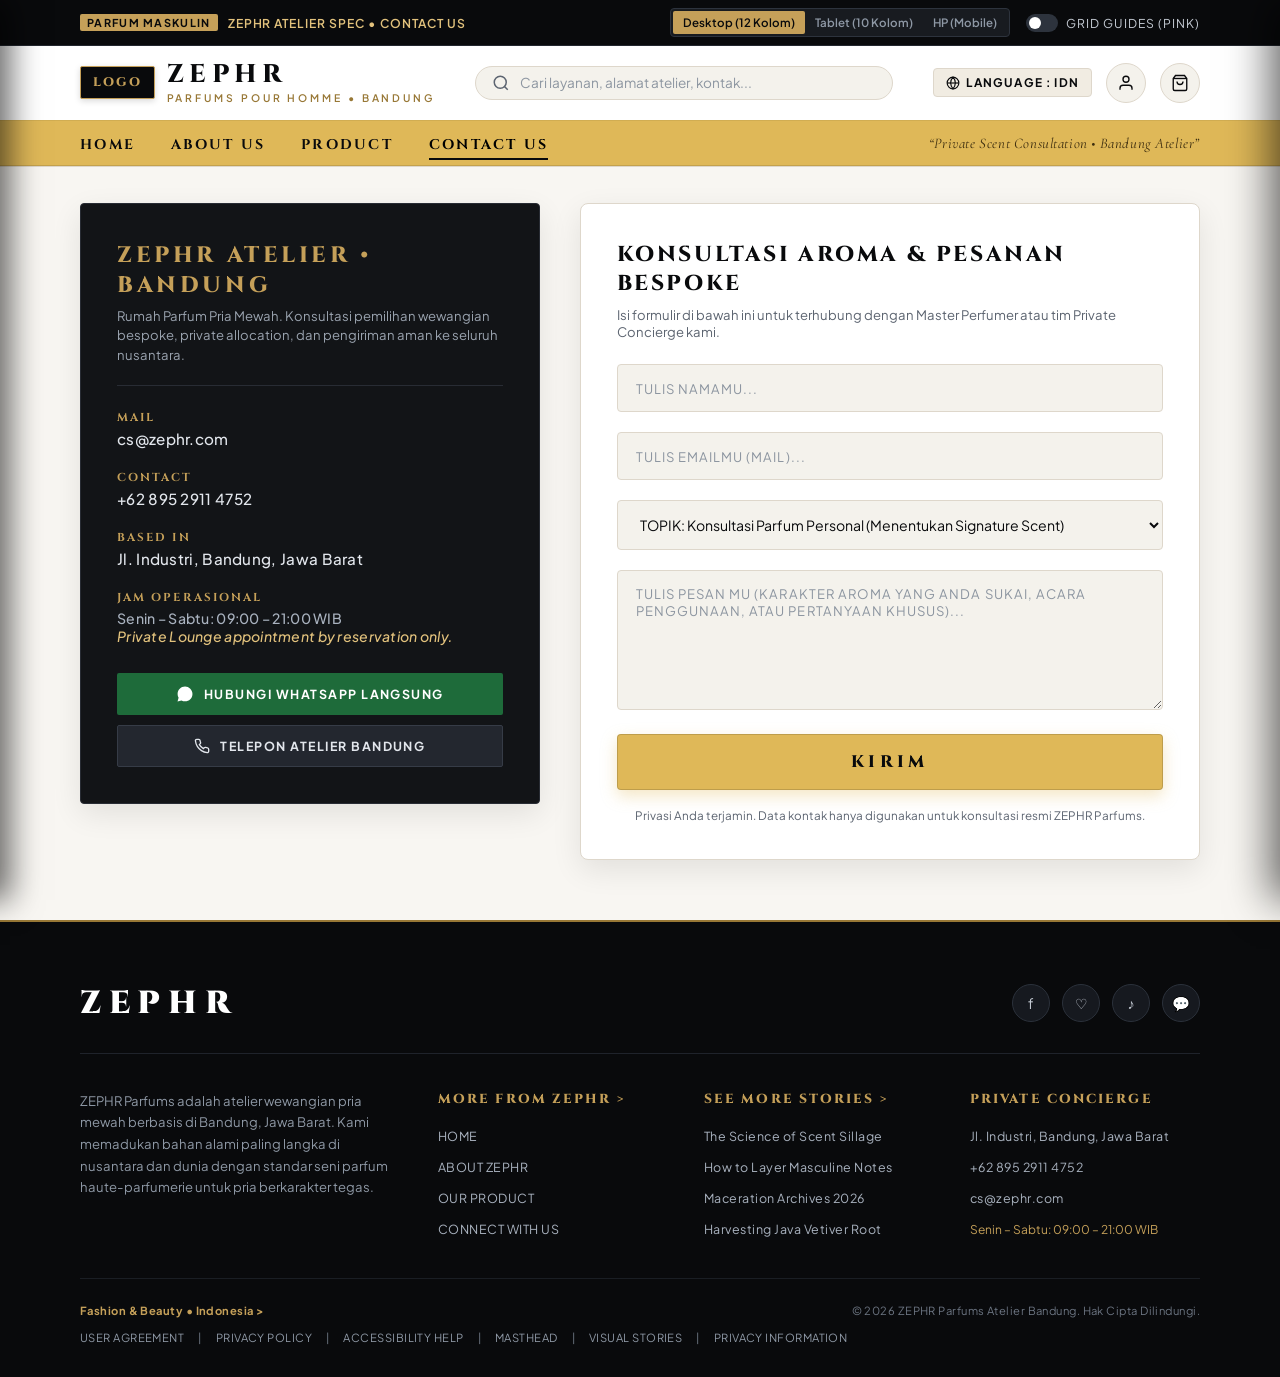
<file: zephr-perfume/contact.html>
<!DOCTYPE html>
<html lang="id">
<head>
  <meta charset="UTF-8">
  <meta name="viewport" content="width=device-width, initial-scale=1.0">
  <title>ZEPHR &mdash; Haute Parfumerie Pour Homme | Contact Us</title>
  <link rel="stylesheet" href="css/style.css">
  <link rel="stylesheet" href="css/components.css">
  <link rel="icon" href="data:image/svg+xml,<svg xmlns=%22http://www.w3.org/2000/svg%22 viewBox=%220 0 100 100%22><rect width=%22100%22 height=%22100%22 rx=%2220%22 fill=%22%23090A0C%22/><text y=%22.75em%22 x=%2250%25%22 font-family=%22serif%22 font-weight=%22bold%22 text-anchor=%22middle%22 font-size=%2265%22 fill=%22%23C5A059%22>Z</text></svg>">
</head>
<body class="viewport-desktop">

  <!-- Wireframe & Viewport Inspection Toolbar -->
  <aside class="wireframe-toolbar">
    <div class="toolbar-brand">
      <span class="badge-masculine">PARFUM MASKULIN</span>
      <span>ZEPHR ATELIER SPEC &bull; CONTACT US</span>
    </div>
    <div class="toolbar-controls">
      <div class="viewport-switchers">
        <button class="btn-viewport active" data-viewport="desktop" title="Desktop 12-Column Layout">Desktop (12 Kolom)</button>
        <button class="btn-viewport" data-viewport="tablet" title="Tablet 10-Column Layout">Tablet (10 Kolom)</button>
        <button class="btn-viewport" data-viewport="mobile" title="Smartphone Layout">HP (Mobile)</button>
      </div>
      <label class="toggle-switch-wrapper" title="Tampilkan Panduan Grid Pink Wireframe 12 Kolom">
        <span class="switch">
          <input type="checkbox" id="wireframe-mode-toggle">
          <span class="slider"></span>
        </span>
        <span>Grid Guides (Pink)</span>
      </label>
    </div>
  </aside>

  <!-- 12-Column Pink Wireframe Grid Overlay -->
  <div class="wireframe-grid-overlay" aria-hidden="true">
    <div class="overlay-container">
      <div class="overlay-col" data-col="1"></div>
      <div class="overlay-col" data-col="2"></div>
      <div class="overlay-col" data-col="3"></div>
      <div class="overlay-col" data-col="4"></div>
      <div class="overlay-col" data-col="5"></div>
      <div class="overlay-col" data-col="6"></div>
      <div class="overlay-col" data-col="7"></div>
      <div class="overlay-col" data-col="8"></div>
      <div class="overlay-col" data-col="9"></div>
      <div class="overlay-col" data-col="10"></div>
      <div class="overlay-col" data-col="11"></div>
      <div class="overlay-col" data-col="12"></div>
    </div>
  </div>

  <div class="grid-spec-indicator" id="grid-spec-text">
    <strong>Desktop Wireframe</strong> &bull; Gutter: 0.85 cm &bull; Column: 12 &bull; Margin: 8.47 cm &bull; Contact Split
  </div>

  <!-- Site Header -->
  <header class="site-header">
    <div class="container">
      <div class="header-top-row">
        <!-- Logo Box + Brand Title -->
        <a href="index.html" class="brand-wrapper">
          <div class="brand-logo-box">LOGO</div>
          <div class="brand-titles">
            <span class="brand-title">ZEPHR</span>
            <span class="brand-tagline">PARFUMS POUR HOMME &bull; BANDUNG</span>
          </div>
        </a>

        <!-- Capsule Search Input in Header -->
        <div class="header-search-bar">
          <div class="search-pill-box">
            <svg width="18" height="18" viewBox="0 0 24 24" fill="none" stroke="currentColor" stroke-width="2">
              <circle cx="11" cy="11" r="8"/><path d="M21 21l-4.35-4.35"/>
            </svg>
            <input type="text" placeholder="Cari layanan, alamat atelier, kontak..." onkeydown="if(event.key==='Enter'){window.location.href='product.html?q='+encodeURIComponent(this.value);}">
          </div>
        </div>

        <!-- Header Actions -->
        <div class="header-actions">
          <button class="lang-selector" id="lang-selector-btn" title="Ganti Bahasa">
            <svg width="14" height="14" viewBox="0 0 24 24" fill="none" stroke="currentColor" stroke-width="2"><circle cx="12" cy="12" r="10"/><path d="M2 12h20"/><path d="M12 2a15.3 15.3 0 0 1 4 10 15.3 15.3 0 0 1-4 10 15.3 15.3 0 0 1-4-10 15.3 15.3 0 0 1 4-10z"/></svg>
            LANGUAGE : IDN
          </button>
          
          <button class="icon-btn" title="Private Gentlemen Concierge" onclick="showToast('ZEPHR Concierge: Layanan Konsultasi Aktif.')">
            <svg width="18" height="18" viewBox="0 0 24 24" fill="none" stroke="currentColor" stroke-width="1.8">
              <path d="M20 21v-2a4 4 0 0 0-4-4H8a4 4 0 0 0-4 4v2"/><circle cx="12" cy="7" r="4"/>
            </svg>
          </button>
          
          <button class="icon-btn" id="cart-open-btn" title="Lihat Troli Belanja">
            <svg width="18" height="18" viewBox="0 0 24 24" fill="none" stroke="currentColor" stroke-width="1.8">
              <path d="M6 2L3 6v14a2 2 0 002 2h14a2 2 0 002-2V6l-3-4H6z"/><path d="M3 6h18"/><path d="M16 10a4 4 0 01-8 0"/>
            </svg>
            <span class="cart-count-badge" style="display:none;">0</span>
          </button>

          <button class="icon-btn mobile-menu-btn" id="mobile-menu-btn" title="Menu Navigasi">
            <svg width="20" height="20" viewBox="0 0 24 24" fill="none" stroke="currentColor" stroke-width="2">
              <line x1="3" y1="12" x2="21" y2="12"/><line x1="3" y1="6" x2="21" y2="6"/><line x1="3" y1="18" x2="21" y2="18"/>
            </svg>
          </button>
        </div>
      </div>
    </div>

    <!-- Gold Navigation Bar -->
    <nav class="gold-nav-bar">
      <div class="container">
        <ul class="nav-menu">
          <li><a href="index.html" class="nav-link">HOME</a></li>
          <li><a href="about.html" class="nav-link">ABOUT US</a></li>
          <li><a href="product.html" class="nav-link">PRODUCT</a></li>
          <li><a href="contact.html" class="nav-link active">CONTACT US</a></li>
        </ul>
        <div class="nav-scent-quote">
          &ldquo;Private Scent Consultation &bull; Bandung Atelier&rdquo;
        </div>
      </div>
    </nav>
  </header>

  <!-- Main Content: Contact Us Split matching Wireframe 4 -->
  <main class="wireframe-page-wrapper">
    <div class="container">
      
      <div class="contact-wireframe-split">
        
        <!-- Left Column: Contact Information matching Wireframe exactly -->
        <div class="contact-info-panel">
          <div class="contact-brand-header">
            <h3>ZEPHR ATELIER &bull; BANDUNG</h3>
            <p>Rumah Parfum Pria Mewah. Konsultasi pemilihan wewangian bespoke, private allocation, dan pengiriman aman ke seluruh nusantara.</p>
          </div>

          <!-- Entries as labeled in wireframe: Mail, Contact, Based In -->
          <div class="contact-details-list">
            
            <div class="contact-entry-item">
              <span class="contact-label-tag">Mail</span>
              <div class="contact-value-text">
                <a href="mailto:cs@zephr.com">cs@zephr.com</a>
              </div>
            </div>

            <div class="contact-entry-item">
              <span class="contact-label-tag">Contact</span>
              <div class="contact-value-text">
                <a href="tel:+6289529114752">+62 895 2911 4752</a>
              </div>
            </div>

            <div class="contact-entry-item">
              <span class="contact-label-tag">Based in</span>
              <div class="contact-value-text">
                Jl. Industri, Bandung, Jawa Barat
              </div>
            </div>

            <div class="contact-entry-item">
              <span class="contact-label-tag">Jam Operasional</span>
              <div class="contact-value-text" style="font-size: 0.88rem; color: #A9B2BF;">
                Senin &ndash; Sabtu: 09:00 &ndash; 21:00 WIB<br>
                <em style="color: var(--color-gold-light);">Private Lounge appointment by reservation only.</em>
              </div>
            </div>

          </div>

          <!-- Direct Communication Actions -->
          <div class="contact-direct-actions">
            <a href="https://wa.me/6289529114752?text=Halo%20ZEPHR%20Parfums%2C%20saya%20ingin%20konsultasi%20pemilihan%20wewangian%20maskulin%20bespoke." target="_blank" class="btn-contact-action btn-contact-whatsapp">
              <svg width="18" height="18" viewBox="0 0 24 24" fill="currentColor">
                <path d="M12.04 2c-5.46 0-9.91 4.45-9.91 9.91 0 1.75.46 3.45 1.32 4.95L2.05 22l5.25-1.38c1.45.79 3.08 1.21 4.74 1.21 5.46 0 9.91-4.45 9.91-9.91 0-2.65-1.03-5.14-2.9-7.01A9.816 9.816 0 0 0 12.04 2z"/>
              </svg>
              HUBUNGI WHATSAPP LANGSUNG
            </a>
            <a href="tel:+6289529114752" class="btn-contact-action btn-contact-call">
              <svg width="16" height="16" viewBox="0 0 24 24" fill="none" stroke="currentColor" stroke-width="2">
                <path d="M22 16.92v3a2 2 0 0 1-2.18 2 19.79 19.79 0 0 1-8.63-3.07 19.5 19.5 0 0 1-6-6 19.79 19.79 0 0 1-3.07-8.67A2 2 0 0 1 4.11 2h3a2 2 0 0 1 2 1.72 12.84 12.84 0 0 0 .7 2.81 2 2 0 0 1-.45 2.11L8.09 9.91a16 16 0 0 0 6 6l1.27-1.27a2 2 0 0 1 2.11-.45 12.84 12.84 0 0 0 2.81.7A2 2 0 0 1 22 16.92z"/>
              </svg>
              TELEPON ATELIER BANDUNG
            </a>
          </div>
        </div>

        <!-- Right Column: Rounded Form Card with Yellow KIRIM button from Wireframe -->
        <div class="contact-form-panel">
          <h2 class="form-panel-title">KONSULTASI AROMA &amp; PESANAN BESPOKE</h2>
          <p class="form-panel-subtitle">Isi formulir di bawah ini untuk terhubung dengan Master Perfumer atau tim Private Concierge kami.</p>

          <form id="zephr-contact-form">
            
            <!-- TULIS NAMAMU... -->
            <div class="wireframe-form-group">
              <input type="text" id="contact-name" class="wireframe-input-field" placeholder="TULIS NAMAMU..." required>
            </div>

            <!-- TULIS EMAILMU... (or Mail as indicated in wireframe) -->
            <div class="wireframe-form-group">
              <input type="email" id="contact-email" class="wireframe-input-field" placeholder="TULIS EMAILMU (MAIL)..." required>
            </div>

            <!-- Topic / Interest -->
            <div class="wireframe-form-group">
              <select id="contact-topic" class="wireframe-input-field" style="cursor: pointer; color: var(--color-obsidian);">
                <option value="Konsultasi Parfum Personal">TOPIK: Konsultasi Parfum Personal (Menentukan Signature Scent)</option>
                <option value="Pemesanan Private Reserve">TOPIK: Pemesanan Private Reserve (Edisi Terbatas)</option>
                <option value="Corporate Gift &amp; VIP Hamper">TOPIK: Corporate Gift &amp; Hamper Pria Mewah</option>
                <option value="Pertanyaan Pengiriman &amp; Layanan">TOPIK: Pertanyaan Pengiriman &amp; Layanan Pelanggan</option>
              </select>
            </div>

            <!-- TULIS PESAN MU... -->
            <div class="wireframe-form-group">
              <textarea id="contact-message" class="wireframe-input-field" placeholder="TULIS PESAN MU (Karakter aroma yang Anda sukai, acara penggunaan, atau pertanyaan khusus)..." required></textarea>
            </div>

            <!-- Big Yellow KIRIM Button from Wireframe -->
            <button type="submit" class="btn-wireframe-kirim" id="btn-contact-submit">
              KIRIM
            </button>

          </form>

          <div style="margin-top: 18px; text-align: center; font-size: 0.73rem; color: var(--color-text-muted);">
            Privasi Anda terjamin. Data kontak hanya digunakan untuk konsultasi resmi ZEPHR Parfums.
          </div>
        </div>

      </div>

    </div>
  </main>

  <!-- Site Footer (Exact Match to Wireframe Spec) -->
  <footer class="site-footer">
    <div class="container">
      <div class="footer-top-row">
        <h2 class="footer-brand-title">ZEPHR</h2>
        <div class="footer-social-icons">
          <a href="https://facebook.com" target="_blank" rel="noreferrer" class="social-icon-btn" title="Facebook">f</a>
          <a href="https://instagram.com" target="_blank" rel="noreferrer" class="social-icon-btn" title="Instagram">&#9825;</a>
          <a href="https://tiktok.com" target="_blank" rel="noreferrer" class="social-icon-btn" title="TikTok">&#9834;</a>
          <a href="https://wa.me/6289529114752" target="_blank" rel="noreferrer" class="social-icon-btn" title="WhatsApp Concierge">&#128172;</a>
        </div>
      </div>

      <div class="footer-columns-grid">
        <div class="footer-about-col">
          <p>
            ZEPHR Parfums adalah atelier wewangian pria mewah berbasis di Bandung, Jawa Barat. Kami memadukan bahan alami paling langka di nusantara dan dunia dengan standar seni parfum haute-parfumerie untuk pria berkarakter tegas.
          </p>
        </div>

        <div>
          <h4 class="footer-col-title">MORE FROM ZEPHR &gt;</h4>
          <ul class="footer-links-list">
            <li><a href="index.html">HOME</a></li>
            <li><a href="about.html">ABOUT ZEPHR</a></li>
            <li><a href="product.html">OUR PRODUCT</a></li>
            <li><a href="contact.html">CONNECT WITH US</a></li>
          </ul>
        </div>

        <div>
          <h4 class="footer-col-title">SEE MORE STORIES &gt;</h4>
          <ul class="footer-links-list">
            <li><a href="#" onclick="openCinemaModal('THE SCIENCE OF SILLAGE'); return false;">The Science of Scent Sillage</a></li>
            <li><a href="#" onclick="openCinemaModal('HOW TO LAYER MASCULINE NOTES'); return false;">How to Layer Masculine Notes</a></li>
            <li><a href="#" onclick="openCinemaModal('MASERASI ARCHIVES 2026'); return false;">Maceration Archives 2026</a></li>
            <li><a href="#" onclick="openCinemaModal('HARVESTING JAVA VETIVER'); return false;">Harvesting Java Vetiver Root</a></li>
          </ul>
        </div>

        <div>
          <h4 class="footer-col-title">PRIVATE CONCIERGE</h4>
          <ul class="footer-links-list">
            <li><a href="contact.html">Jl. Industri, Bandung, Jawa Barat</a></li>
            <li><a href="tel:+6289529114752">+62 895 2911 4752</a></li>
            <li><a href="mailto:cs@zephr.com">cs@zephr.com</a></li>
            <li><span style="color:var(--color-gold); font-size:0.75rem;">Senin &ndash; Sabtu: 09:00 &ndash; 21:00 WIB</span></li>
          </ul>
        </div>
      </div>

      <div class="footer-sub-bottom">
        <div class="footer-region-badge">
          <span class="region-indicator">Fashion &amp; Beauty &bull; Indonesia &gt;</span>
          <span>&copy; 2026 ZEPHR Parfums Atelier Bandung. Hak Cipta Dilindungi.</span>
        </div>
        <div class="footer-legal-row">
          <a href="#" onclick="showToast('User Agreement: Ketentuan layanan.'); return false;">USER AGREEMENT</a>
          <span>|</span>
          <a href="#" onclick="showToast('Privacy Policy: Enkripsi data pelanggan.'); return false;">PRIVACY POLICY</a>
          <span>|</span>
          <a href="#" onclick="showToast('Accessibility: Standar WCAG 2.1 AA.'); return false;">ACCESSIBILITY HELP</a>
          <span>|</span>
          <a href="#" onclick="showToast('Masthead: Master Perfumer: Atelier Bandung.'); return false;">MASTHEAD</a>
          <span>|</span>
          <a href="#" onclick="showToast('Visual Stories: Arsip dokumentasi film.'); return false;">VISUAL STORIES</a>
          <span>|</span>
          <a href="#" onclick="showToast('Privacy Information: UU PDP.'); return false;">PRIVACY INFORMATION</a>
        </div>
      </div>
    </div>
  </footer>

  <!-- Slide-Over Shopping Cart Drawer -->
  <div class="cart-drawer-overlay" id="cart-overlay"></div>
  <aside class="cart-drawer" id="cart-drawer">
    <div class="cart-header">
      <div class="cart-header-title">
        <h3>TROLI WEWANGIAN</h3>
        <span>ZEPHR ATELIER BAG</span>
      </div>
      <button class="cart-close-btn" id="cart-close-btn">&times;</button>
    </div>
    <div class="cart-items-list" id="cart-items-list"></div>
    <div class="cart-footer">
      <div class="cart-subtotal-row">
        <span>SUBTOTAL:</span>
        <span class="cart-subtotal-val" id="cart-subtotal">Rp 0</span>
      </div>
      <div class="cart-perk-badge">
        <svg width="14" height="14" viewBox="0 0 24 24" fill="none" stroke="currentColor" stroke-width="2"><polyline points="20 6 9 17 4 12"/></svg>
        Gratis Ongkir Asuransi + 2 Sample Vials Eksklusif
      </div>
      <button class="btn-cart-checkout" id="cart-checkout-btn">
        LANJUT KE PEMBAYARAN &rarr;
      </button>
    </div>
  </aside>

  <!-- Cinema Video Modal -->
  <div class="cinema-modal-overlay" id="cinema-modal">
    <div class="cinema-modal-card">
      <div class="cinema-player-header">
        <span class="cinema-film-title" id="cinema-title">ZEPHR: THE ALCHEMY OF MASCULINE SCENTS</span>
        <button class="cinema-close-trigger" onclick="closeCinemaModal()">&times;</button>
      </div>
      <div class="cinema-video-viewport" id="cinema-viewport"></div>
    </div>
  </div>

  <!-- Mobile Navigation Drawer -->
  <div class="cart-drawer-overlay" id="mobile-nav-overlay"></div>
  <div class="mobile-nav-drawer" id="mobile-nav-drawer">
    <div class="brand-wrapper">
      <div class="brand-logo-box">LOGO</div>
      <span class="brand-title" style="color:#FFF;">ZEPHR</span>
    </div>
    <ul class="mobile-nav-links">
      <li><a href="index.html">HOME</a></li>
      <li><a href="about.html">ABOUT US</a></li>
      <li><a href="product.html">PRODUCT</a></li>
      <li><a href="contact.html" class="active">CONTACT US</a></li>
    </ul>
    <div style="margin-top:auto; padding-top:20px; border-top:1px solid #23272F; font-size:0.75rem; color:#8E98A5;">
      Bandung Atelier &bull; +62 895 2911 4752
    </div>
  </div>

  <script src="js/app.js"></script>
  <script src="js/contact.js"></script>
</body>
</html>
</file>
<file: zephr-perfume/css/style.css>
/* ==========================================================================
   ZEPHR HAUTE PARFUMERIE POUR HOMME — ATELIER BANDUNG
   Luxury Masculine Fragrance House Prototype
   Precision-built to Wireframe Spec:
   - Desktop: 12 Columns (Gutter: 0.85cm / 24px, Margin: 8.47cm / 80px)
   - Tablet: 10 Columns (Gutter: 0.49cm / 16px, Margin: 3.95cm / 40px)
   - Smartphone: 10/3-Column Responsive (Gutter: 0.35cm / 12px, Margin: 1.41cm / 16px)
   ========================================================================== */

@import url('https://fonts.googleapis.com/css2?family=Cinzel:wght@500;600;700;800;900&family=Cormorant+Garamond:ital,wght@0,400;0,500;0,600;0,700;1,400&family=Plus+Jakarta+Sans:wght@300;400;500;600;700&display=swap');

:root {
  /* --- MASCULINE LUXURY COLOR PALETTE --- */
  --color-obsidian: #090A0C;
  --color-carbon: #121417;
  --color-charcoal: #1A1D22;
  --color-steel: #262B32;
  --color-slate: #3B424C;

  /* Rich Amber & Warm Gold Tones (matching wireframe yellow/gold tones) */
  --color-gold: #C5A059;
  --color-gold-light: #E2C27D;
  --color-gold-dark: #987836;
  --color-gold-wireframe: #DFB858;
  --color-amber: #B87333;
  --color-bourbon: #7E4A28;

  /* Neutrals & Surfaces */
  --color-bg-light: #F7F5F0;
  --color-surface-light: #FFFFFF;
  --color-surface-soft: #EFECE6;
  --color-border: #DED7CB;
  --color-border-dark: #2A2F37;

  /* Text Colors */
  --color-text-main: #14171A;
  --color-text-muted: #5C6470;
  --color-text-light: #8E98A5;
  --color-text-on-dark: #F5F5F7;
  --color-text-dark-muted: #A3ABB7;

  /* Wireframe Pink Guides Overlay (exact Figma wireframe guide color) */
  --color-wireframe-pink: rgba(235, 130, 150, 0.18);
  --color-wireframe-pink-line: rgba(220, 80, 110, 0.4);

  /* Typography */
  --font-display: 'Cinzel', serif;
  --font-serif: 'Cormorant Garamond', Georgia, serif;
  --font-sans: 'Plus Jakarta Sans', -apple-system, BlinkMacSystemFont, "Segoe UI", Roboto, sans-serif;

  /* Layout Specs */
  --desktop-max-width: 1440px;
  --desktop-margin: 80px;
  --desktop-gutter: 24px;

  --tablet-max-width: 1024px;
  --tablet-margin: 40px;
  --tablet-gutter: 18px;

  --mobile-margin: 16px;
  --mobile-gutter: 12px;

  /* Shadows & Radius */
  --radius-xs: 2px;
  --radius-sm: 4px;
  --radius-md: 8px;
  --radius-lg: 16px;
  --radius-pill: 9999px;

  --shadow-sm: 0 4px 12px rgba(9, 10, 12, 0.05);
  --shadow-md: 0 10px 30px rgba(9, 10, 12, 0.09);
  --shadow-lg: 0 20px 50px rgba(9, 10, 12, 0.16);
  --shadow-dark: 0 15px 40px rgba(0, 0, 0, 0.5);

  --transition: all 0.28s cubic-bezier(0.16, 1, 0.3, 1);
}

/* Base Reset */
*, *::before, *::after {
  box-sizing: border-box;
  margin: 0;
  padding: 0;
}

html {
  font-size: 16px;
  scroll-behavior: smooth;
  background-color: var(--color-bg-light);
  color: var(--color-text-main);
  font-family: var(--font-sans);
  -webkit-font-smoothing: antialiased;
}

body {
  min-height: 100vh;
  display: flex;
  flex-direction: column;
  position: relative;
  overflow-x: hidden;
  background-color: #F8F6F2;
}

img {
  max-width: 100%;
  height: auto;
  display: block;
}

a {
  color: inherit;
  text-decoration: none;
  transition: var(--transition);
}

button, input, select, textarea {
  font-family: inherit;
  font-size: inherit;
  outline: none;
  border: none;
  background: none;
}

button {
  cursor: pointer;
  transition: var(--transition);
}

/* Container */
.container {
  width: 100%;
  max-width: var(--desktop-max-width);
  margin-left: auto;
  margin-right: auto;
  padding-left: var(--desktop-margin);
  padding-right: var(--desktop-margin);
}

/* ==========================================================================
   TOP WIREFRAME / VIEWPORT CONTROLS TOOLBAR
   ========================================================================== */
.wireframe-toolbar {
  background: #090A0C;
  color: #E2C27D;
  border-bottom: 1px solid #23272F;
  padding: 8px var(--desktop-margin);
  font-size: 0.76rem;
  letter-spacing: 0.08em;
  text-transform: uppercase;
  display: flex;
  justify-content: space-between;
  align-items: center;
  position: sticky;
  top: 0;
  z-index: 1000;
  backdrop-filter: blur(8px);
}

.toolbar-brand {
  display: flex;
  align-items: center;
  gap: 10px;
  font-weight: 600;
}

.badge-masculine {
  background: var(--color-gold);
  color: #090A0C;
  padding: 2px 7px;
  border-radius: var(--radius-xs);
  font-size: 0.68rem;
  font-weight: 700;
  letter-spacing: 0.12em;
}

.toolbar-controls {
  display: flex;
  align-items: center;
  gap: 16px;
}

.viewport-switchers {
  display: flex;
  background: #181B20;
  border: 1px solid #2D333D;
  border-radius: var(--radius-sm);
  padding: 2px;
}

.btn-viewport {
  padding: 4px 10px;
  border-radius: 2px;
  color: #8E98A5;
  font-size: 0.72rem;
  font-weight: 600;
}

.btn-viewport.active,
.btn-viewport:hover {
  background: var(--color-gold);
  color: #090A0C;
}

.toggle-switch-wrapper {
  display: flex;
  align-items: center;
  gap: 8px;
  cursor: pointer;
  user-select: none;
  color: #C5CBD4;
}

.switch {
  position: relative;
  display: inline-block;
  width: 32px;
  height: 18px;
}

.switch input {
  opacity: 0;
  width: 0;
  height: 0;
}

.slider {
  position: absolute;
  cursor: pointer;
  inset: 0;
  background-color: #2D333D;
  transition: .3s;
  border-radius: 20px;
}

.slider:before {
  position: absolute;
  content: "";
  height: 12px;
  width: 12px;
  left: 3px;
  bottom: 3px;
  background-color: white;
  transition: .3s;
  border-radius: 50%;
}

input:checked + .slider {
  background-color: var(--color-gold);
}

input:checked + .slider:before {
  transform: translateX(14px);
  background-color: #090A0C;
}

/* 12-Column Pink Wireframe Grid Overlay */
.wireframe-grid-overlay {
  position: fixed;
  inset: 0;
  pointer-events: none;
  z-index: 999;
  display: none;
}

.wireframe-grid-overlay.active {
  display: block;
}

.overlay-container {
  max-width: var(--desktop-max-width);
  height: 100%;
  margin: 0 auto;
  padding: 0 var(--desktop-margin);
  display: grid;
  grid-template-columns: repeat(12, 1fr);
  gap: var(--desktop-gutter);
}

.overlay-col {
  background: var(--color-wireframe-pink);
  border-left: 1px dashed var(--color-wireframe-pink-line);
  border-right: 1px dashed var(--color-wireframe-pink-line);
  height: 100%;
  position: relative;
}

.overlay-col::after {
  content: attr(data-col);
  position: absolute;
  top: 10px;
  left: 50%;
  transform: translateX(-50%);
  font-size: 0.65rem;
  color: rgba(220, 80, 110, 0.85);
  font-weight: 700;
  font-family: var(--font-sans);
}

.grid-spec-indicator {
  background: rgba(223, 184, 88, 0.15);
  border-bottom: 1px solid rgba(223, 184, 88, 0.35);
  color: #644B12;
  text-align: center;
  font-size: 0.73rem;
  padding: 4px;
  font-family: var(--font-sans);
  letter-spacing: 0.05em;
  display: none;
}

.grid-spec-indicator.active {
  display: block;
}

/* ==========================================================================
   SITE HEADER & NAVIGATION (Matches Wireframe Spec)
   ========================================================================== */
.site-header {
  background: #FFFFFF;
  border-bottom: 1px solid var(--color-border);
}

.header-top-row {
  display: flex;
  align-items: center;
  justify-content: space-between;
  gap: 20px;
  padding: 16px 0;
}

.brand-wrapper {
  display: flex;
  align-items: center;
  gap: 12px;
}

.brand-logo-box {
  background: var(--color-obsidian);
  color: var(--color-gold);
  border: 1px solid var(--color-gold);
  font-family: var(--font-display);
  font-weight: 800;
  font-size: 0.78rem;
  letter-spacing: 0.15em;
  padding: 7px 12px;
  border-radius: var(--radius-xs);
  display: flex;
  align-items: center;
  justify-content: center;
  box-shadow: 0 2px 6px rgba(0,0,0,0.15);
}

.brand-titles {
  display: flex;
  flex-direction: column;
}

.brand-title {
  font-family: var(--font-display);
  font-size: 1.6rem;
  font-weight: 800;
  letter-spacing: 0.22em;
  color: var(--color-obsidian);
  line-height: 1;
}

.brand-tagline {
  font-size: 0.65rem;
  font-weight: 600;
  letter-spacing: 0.28em;
  color: var(--color-gold-dark);
  text-transform: uppercase;
  margin-top: 3px;
}

/* Header Search Capsule Bar (Matches Wireframe Capsule [ Q ... ]) */
.header-search-bar {
  flex: 1;
  max-width: 460px;
  margin: 0 20px;
  position: relative;
}

.search-pill-box {
  display: flex;
  align-items: center;
  background: #F4F2EC;
  border: 1px solid var(--color-border);
  border-radius: var(--radius-pill);
  padding: 7px 16px;
  transition: var(--transition);
}

.search-pill-box:focus-within {
  border-color: var(--color-obsidian);
  background: #FFFFFF;
  box-shadow: 0 0 0 3px rgba(197, 160, 89, 0.25);
}

.search-pill-box svg {
  color: var(--color-text-muted);
  flex-shrink: 0;
  margin-right: 10px;
}

.search-pill-box input {
  width: 100%;
  border: none;
  background: transparent;
  font-size: 0.85rem;
  color: var(--color-obsidian);
}

.search-pill-box input::placeholder {
  color: #8C95A0;
}

/* Header Action Icons */
.header-actions {
  display: flex;
  align-items: center;
  gap: 14px;
}

.lang-selector {
  font-size: 0.74rem;
  font-weight: 700;
  letter-spacing: 0.1em;
  color: var(--color-obsidian);
  background: #F1ECE2;
  border: 1px solid var(--color-border);
  padding: 6px 12px;
  border-radius: var(--radius-sm);
  display: flex;
  align-items: center;
  gap: 6px;
  cursor: pointer;
}

.lang-selector:hover {
  background: var(--color-gold);
  color: #090A0C;
}

.icon-btn {
  position: relative;
  width: 40px;
  height: 40px;
  border-radius: 50%;
  display: flex;
  align-items: center;
  justify-content: center;
  color: var(--color-obsidian);
  background: #F4F2EC;
  border: 1px solid var(--color-border);
  transition: var(--transition);
}

.icon-btn:hover {
  background: var(--color-obsidian);
  color: var(--color-gold);
  border-color: var(--color-obsidian);
}

.cart-count-badge {
  position: absolute;
  top: -4px;
  right: -4px;
  background: #98222A;
  color: #FFFFFF;
  font-size: 0.65rem;
  font-weight: 700;
  min-width: 18px;
  height: 18px;
  border-radius: 50%;
  display: flex;
  align-items: center;
  justify-content: center;
  padding: 2px;
  border: 2px solid #FFFFFF;
}

.mobile-menu-btn {
  display: none;
}

/* --- GOLD NAVIGATION BAR (Matches Yellow Bar in Prototype) --- */
.gold-nav-bar {
  background: var(--color-gold-wireframe);
  border-top: 1px solid rgba(0,0,0,0.06);
  border-bottom: 1px solid rgba(0,0,0,0.12);
}

.gold-nav-bar .container {
  display: flex;
  align-items: center;
  justify-content: space-between;
}

.nav-menu {
  display: flex;
  align-items: center;
  list-style: none;
  gap: 36px;
  padding: 11px 0;
}

.nav-link {
  font-family: var(--font-display);
  font-size: 0.88rem;
  font-weight: 700;
  letter-spacing: 0.16em;
  color: var(--color-obsidian);
  position: relative;
  padding: 4px 0;
}

.nav-link::after {
  content: '';
  position: absolute;
  bottom: -2px;
  left: 0;
  width: 0%;
  height: 2px;
  background: var(--color-obsidian);
  transition: var(--transition);
}

.nav-link:hover::after,
.nav-link.active::after {
  width: 100%;
}

.nav-link.active {
  color: #000000;
}

.nav-scent-quote {
  font-family: var(--font-serif);
  font-style: italic;
  font-size: 0.92rem;
  color: #3C2D0F;
  letter-spacing: 0.04em;
}

/* ==========================================================================
   WIRE FRAME SIDEBAR & CONTENT LAYOUT (HOME & PRODUCT PAGES)
   ========================================================================== */
.wireframe-page-wrapper {
  padding: 36px 0 60px;
}

.wireframe-layout-grid {
  display: grid;
  grid-template-columns: 240px 1fr;
  gap: var(--desktop-gutter);
  align-items: start;
}

/* Left Sidebar (Matches TREND, CATALOG >, SHOPPING CART > in Wireframe) */
.left-wireframe-sidebar {
  background: #121417;
  color: #F0ECE4;
  border: 1px solid #282C34;
  border-radius: var(--radius-sm);
  padding: 24px 20px;
  box-shadow: var(--shadow-md);
  position: sticky;
  top: 90px;
}

.sidebar-block {
  margin-bottom: 28px;
  padding-bottom: 24px;
  border-bottom: 1px solid #23272F;
}

.sidebar-block:last-child {
  margin-bottom: 0;
  padding-bottom: 0;
  border-bottom: none;
}

.sidebar-title {
  font-family: var(--font-display);
  font-size: 0.82rem;
  font-weight: 800;
  letter-spacing: 0.22em;
  color: var(--color-gold);
  text-transform: uppercase;
  margin-bottom: 14px;
  display: flex;
  align-items: center;
  justify-content: space-between;
}

.sidebar-list {
  list-style: none;
  display: flex;
  flex-direction: column;
  gap: 10px;
}

.sidebar-link {
  font-size: 0.78rem;
  color: #B2BAC5;
  letter-spacing: 0.04em;
  display: block;
  padding: 4px 0;
  transition: var(--transition);
  position: relative;
}

.sidebar-link:hover,
.sidebar-link.active {
  color: var(--color-gold-light);
  transform: translateX(4px);
}

.sidebar-cart-box {
  background: #1B1F26;
  border: 1px solid #333945;
  border-radius: var(--radius-sm);
  padding: 14px;
  text-align: center;
}

.btn-sidebar-cart {
  display: flex;
  align-items: center;
  justify-content: center;
  gap: 8px;
  width: 100%;
  background: var(--color-gold);
  color: #090A0C;
  font-family: var(--font-display);
  font-size: 0.76rem;
  font-weight: 800;
  letter-spacing: 0.12em;
  padding: 10px 12px;
  border-radius: var(--radius-xs);
  margin-top: 8px;
}

.btn-sidebar-cart:hover {
  background: #FFFFFF;
}

/* ==========================================================================
   PAGE: HOME (Matches Wireframe 1)
   ========================================================================== */
.home-main-content {
  display: flex;
  flex-direction: column;
  gap: 32px;
}

/* Big Hero Banner with Video / Visual Flacon */
.home-hero-banner {
  position: relative;
  background: #090A0C;
  border-radius: var(--radius-sm);
  overflow: hidden;
  min-height: 440px;
  display: flex;
  align-items: flex-end;
  border: 1px solid #282C34;
  box-shadow: var(--shadow-dark);
}

.hero-media-wrapper {
  position: absolute;
  inset: 0;
}

.hero-media-wrapper img {
  width: 100%;
  height: 100%;
  object-fit: cover;
  filter: brightness(0.65) contrast(1.15);
  transition: transform 0.8s ease;
}

.home-hero-banner:hover .hero-media-wrapper img {
  transform: scale(1.03);
}

/* Wireframe Cross Overlay (Visual Representation of Wireframe Box Diagonals) */
.wireframe-box-cross {
  position: absolute;
  inset: 0;
  pointer-events: none;
  opacity: 0.12;
}

.wireframe-box-cross svg {
  width: 100%;
  height: 100%;
  stroke: #FFFFFF;
  stroke-width: 1.5;
}

/* Play Button ▶ matching wireframe */
.hero-play-trigger {
  position: absolute;
  top: 50%;
  left: 50%;
  transform: translate(-50%, -50%);
  width: 76px;
  height: 76px;
  border-radius: 50%;
  background: rgba(197, 160, 89, 0.9);
  color: #090A0C;
  display: flex;
  align-items: center;
  justify-content: center;
  box-shadow: 0 0 35px rgba(197, 160, 89, 0.5);
  transition: var(--transition);
  z-index: 5;
}

.hero-play-trigger:hover {
  transform: translate(-50%, -50%) scale(1.12);
  background: #FFFFFF;
}

.hero-play-trigger svg {
  margin-left: 4px;
}

.hero-banner-content {
  position: relative;
  z-index: 4;
  padding: 40px;
  background: linear-gradient(0deg, rgba(9, 10, 12, 0.95) 0%, rgba(9, 10, 12, 0.4) 60%, transparent 100%);
  width: 100%;
  color: #FFFFFF;
}

.hero-scent-badge {
  display: inline-block;
  background: rgba(197, 160, 89, 0.25);
  border: 1px solid var(--color-gold);
  color: var(--color-gold-light);
  font-size: 0.72rem;
  font-weight: 700;
  letter-spacing: 0.2em;
  padding: 4px 12px;
  border-radius: var(--radius-xs);
  margin-bottom: 12px;
  text-transform: uppercase;
}

.hero-title {
  font-family: var(--font-display);
  font-size: 2.3rem;
  font-weight: 800;
  letter-spacing: 0.14em;
  line-height: 1.15;
  margin-bottom: 10px;
  color: #FFFFFF;
  text-transform: uppercase;
}

.hero-tagline {
  font-family: var(--font-serif);
  font-style: italic;
  font-size: 1.15rem;
  color: #D3D8E0;
  max-width: 640px;
  margin-bottom: 20px;
  line-height: 1.4;
}

.hero-cta-btn {
  display: inline-flex;
  align-items: center;
  gap: 10px;
  background: var(--color-gold);
  color: #090A0C;
  font-family: var(--font-display);
  font-size: 0.8rem;
  font-weight: 800;
  letter-spacing: 0.16em;
  padding: 12px 28px;
  border-radius: var(--radius-xs);
  text-transform: uppercase;
}

.hero-cta-btn:hover {
  background: #FFFFFF;
  color: #090A0C;
  transform: translateY(-2px);
}

/* Lower Section: 3 Feature Cards (Matching Wireframe) */
.home-story-cards-grid {
  display: grid;
  grid-template-columns: repeat(3, 1fr);
  gap: var(--desktop-gutter);
}

.story-card-item {
  background: #FFFFFF;
  border: 1px solid var(--color-border);
  border-radius: var(--radius-sm);
  overflow: hidden;
  box-shadow: var(--shadow-sm);
  transition: var(--transition);
  display: flex;
  flex-direction: column;
}

.story-card-item:hover {
  transform: translateY(-4px);
  box-shadow: var(--shadow-md);
  border-color: var(--color-gold);
}

.story-media-box {
  position: relative;
  aspect-ratio: 16 / 11;
  background: #181B20;
  overflow: hidden;
}

.story-media-box img {
  width: 100%;
  height: 100%;
  object-fit: cover;
  transition: transform 0.5s ease;
}

.story-card-item:hover .story-media-box img {
  transform: scale(1.05);
}

/* Play Badge for Video Cards */
.media-play-badge {
  position: absolute;
  top: 14px;
  right: 14px;
  width: 36px;
  height: 36px;
  border-radius: 50%;
  background: rgba(9, 10, 12, 0.8);
  border: 1px solid var(--color-gold);
  color: var(--color-gold);
  display: flex;
  align-items: center;
  justify-content: center;
  backdrop-filter: blur(4px);
  transition: var(--transition);
}

.story-card-item:hover .media-play-badge {
  background: var(--color-gold);
  color: #090A0C;
  transform: scale(1.1);
}

.story-card-body {
  padding: 20px;
  display: flex;
  flex-direction: column;
  flex: 1;
}

.story-tag {
  font-size: 0.68rem;
  font-weight: 700;
  letter-spacing: 0.16em;
  color: var(--color-gold-dark);
  text-transform: uppercase;
  margin-bottom: 6px;
}

.story-heading {
  font-family: var(--font-display);
  font-size: 1.05rem;
  font-weight: 700;
  letter-spacing: 0.08em;
  color: var(--color-obsidian);
  margin-bottom: 10px;
  line-height: 1.3;
}

.story-excerpt {
  font-size: 0.82rem;
  color: var(--color-text-muted);
  line-height: 1.55;
  margin-bottom: 16px;
  flex: 1;
}

.story-link-btn {
  font-size: 0.74rem;
  font-weight: 700;
  letter-spacing: 0.14em;
  color: var(--color-obsidian);
  text-transform: uppercase;
  display: inline-flex;
  align-items: center;
  gap: 6px;
}

.story-link-btn:hover {
  color: var(--color-gold-dark);
  gap: 10px;
}

/* Narrative Block & Wireframe Action Links */
.home-narrative-section {
  background: #FFFFFF;
  border: 1px solid var(--color-border);
  border-radius: var(--radius-sm);
  padding: 28px;
}

.narrative-title {
  font-family: var(--font-display);
  font-size: 1.25rem;
  font-weight: 800;
  letter-spacing: 0.14em;
  color: var(--color-obsidian);
  margin-bottom: 12px;
}

.narrative-body {
  font-size: 0.88rem;
  color: var(--color-text-muted);
  line-height: 1.7;
  margin-bottom: 20px;
}

.wireframe-action-links {
  display: flex;
  align-items: center;
  gap: 24px;
  border-top: 1px solid var(--color-border);
  padding-top: 16px;
}

.action-text-link {
  font-family: var(--font-display);
  font-size: 0.8rem;
  font-weight: 800;
  letter-spacing: 0.14em;
  color: var(--color-obsidian);
  text-transform: uppercase;
  display: inline-flex;
  align-items: center;
  gap: 6px;
}

.action-text-link:hover {
  color: var(--color-gold-dark);
}

/* ==========================================================================
   PAGE: ABOUT US (Matches Wireframe 2)
   ========================================================================== */
.about-hero-split {
  display: grid;
  grid-template-columns: 1fr 1.15fr;
  gap: 36px;
  align-items: stretch;
  margin-bottom: 40px;
}

.about-image-card {
  position: relative;
  background: #14171A;
  border: 1px solid var(--color-border);
  border-radius: var(--radius-sm);
  overflow: hidden;
  min-height: 460px;
}

.about-image-card img {
  width: 100%;
  height: 100%;
  object-fit: cover;
  filter: contrast(1.1) brightness(0.9);
}

.about-text-card {
  background: #FFFFFF;
  border: 1px solid var(--color-border);
  border-radius: var(--radius-sm);
  padding: 36px;
  display: flex;
  flex-direction: column;
  justify-content: center;
}

.editorial-kicker {
  font-size: 0.72rem;
  font-weight: 700;
  letter-spacing: 0.22em;
  color: var(--color-gold-dark);
  text-transform: uppercase;
  margin-bottom: 10px;
}

.editorial-headline {
  font-family: var(--font-display);
  font-size: 2rem;
  font-weight: 800;
  letter-spacing: 0.12em;
  color: var(--color-obsidian);
  line-height: 1.25;
  margin-bottom: 24px;
  text-transform: uppercase;
}

/* 3 Columns of Text as shown in wireframe */
.editorial-three-columns {
  display: grid;
  grid-template-columns: repeat(3, 1fr);
  gap: 20px;
}

.editorial-column-item h4 {
  font-family: var(--font-display);
  font-size: 0.85rem;
  font-weight: 700;
  letter-spacing: 0.1em;
  color: var(--color-obsidian);
  margin-bottom: 8px;
  border-bottom: 2px solid var(--color-gold);
  padding-bottom: 4px;
  display: inline-block;
}

.editorial-column-item p {
  font-size: 0.78rem;
  color: var(--color-text-muted);
  line-height: 1.65;
}

/* Bottom Wide Panoramic Visual Banner */
.about-panoramic-section {
  position: relative;
  background: #090A0C;
  border-radius: var(--radius-sm);
  overflow: hidden;
  padding: 80px 48px;
  color: #FFFFFF;
  border: 1px solid #282C34;
  margin-bottom: 40px;
}

.panoramic-bg-image {
  position: absolute;
  inset: 0;
  opacity: 0.35;
}

.panoramic-bg-image img {
  width: 100%;
  height: 100%;
  object-fit: cover;
}

.panoramic-content-box {
  position: relative;
  z-index: 2;
  max-width: 820px;
}

.panoramic-title {
  font-family: var(--font-display);
  font-size: 1.85rem;
  font-weight: 800;
  letter-spacing: 0.14em;
  color: var(--color-gold-light);
  margin-bottom: 16px;
  text-transform: uppercase;
}

.panoramic-lead {
  font-family: var(--font-serif);
  font-size: 1.25rem;
  line-height: 1.5;
  color: #E2E6EC;
  margin-bottom: 28px;
}

.panoramic-pillars-grid {
  display: grid;
  grid-template-columns: repeat(3, 1fr);
  gap: 24px;
}

.pillar-item {
  background: rgba(18, 20, 23, 0.75);
  border: 1px solid rgba(197, 160, 89, 0.35);
  border-radius: var(--radius-sm);
  padding: 20px;
  backdrop-filter: blur(8px);
}

.pillar-number {
  font-family: var(--font-display);
  font-size: 1.4rem;
  font-weight: 800;
  color: var(--color-gold);
  margin-bottom: 6px;
}

.pillar-name {
  font-size: 0.85rem;
  font-weight: 700;
  letter-spacing: 0.08em;
  color: #FFFFFF;
  margin-bottom: 6px;
}

.pillar-desc {
  font-size: 0.75rem;
  color: #A9B2BF;
  line-height: 1.5;
}

/* ==========================================================================
   PAGE: PRODUCT (Matches Wireframe 3: 10-Item Grid)
   ========================================================================== */
.product-catalog-header {
  display: flex;
  align-items: center;
  justify-content: space-between;
  margin-bottom: 24px;
  flex-wrap: wrap;
  gap: 16px;
}

.catalog-title-group h2 {
  font-family: var(--font-display);
  font-size: 1.6rem;
  font-weight: 800;
  letter-spacing: 0.14em;
  color: var(--color-obsidian);
  text-transform: uppercase;
}

.catalog-title-group p {
  font-size: 0.82rem;
  color: var(--color-text-muted);
}

.catalog-filter-bar {
  display: flex;
  align-items: center;
  gap: 10px;
  flex-wrap: wrap;
}

.filter-chip {
  padding: 6px 14px;
  background: #FFFFFF;
  border: 1px solid var(--color-border);
  border-radius: var(--radius-pill);
  font-size: 0.76rem;
  font-weight: 600;
  color: var(--color-text-muted);
  transition: var(--transition);
}

.filter-chip:hover,
.filter-chip.active {
  background: var(--color-obsidian);
  color: var(--color-gold);
  border-color: var(--color-obsidian);
}

/* 10-Product Wireframe Grid (2 rows x 5 columns on Desktop) */
.product-ten-grid {
  display: grid;
  grid-template-columns: repeat(5, 1fr);
  gap: 18px;
}

.product-card-unit {
  background: #FFFFFF;
  border: 1px solid var(--color-border);
  border-radius: var(--radius-sm);
  overflow: hidden;
  box-shadow: var(--shadow-sm);
  transition: var(--transition);
  display: flex;
  flex-direction: column;
  position: relative;
}

.product-card-unit:hover {
  transform: translateY(-4px);
  box-shadow: var(--shadow-md);
  border-color: var(--color-gold);
}

.product-media-container {
  position: relative;
  aspect-ratio: 1 / 1.15;
  background: #14171A;
  overflow: hidden;
}

.product-media-container img {
  width: 100%;
  height: 100%;
  object-fit: cover;
  transition: transform 0.45s ease;
}

.product-card-unit:hover .product-media-container img {
  transform: scale(1.06);
}

/* The Wireframe Corner `+` Button */
.btn-wireframe-corner-add {
  position: absolute;
  bottom: 10px;
  right: 10px;
  width: 32px;
  height: 32px;
  background: var(--color-gold);
  color: #090A0C;
  border-radius: var(--radius-xs);
  display: flex;
  align-items: center;
  justify-content: center;
  font-size: 1.15rem;
  font-weight: 700;
  box-shadow: 0 4px 10px rgba(0,0,0,0.3);
  transition: var(--transition);
  z-index: 10;
}

.btn-wireframe-corner-add:hover {
  background: #FFFFFF;
  color: #090A0C;
  transform: scale(1.15);
}

.product-category-tag {
  position: absolute;
  top: 10px;
  left: 10px;
  background: rgba(9, 10, 12, 0.75);
  color: var(--color-gold-light);
  font-size: 0.62rem;
  font-weight: 700;
  letter-spacing: 0.1em;
  padding: 3px 8px;
  border-radius: var(--radius-xs);
  backdrop-filter: blur(4px);
  text-transform: uppercase;
}

.product-card-details {
  padding: 14px 12px;
  display: flex;
  flex-direction: column;
  flex: 1;
}

.product-item-title {
  font-family: var(--font-display);
  font-size: 0.85rem;
  font-weight: 800;
  letter-spacing: 0.08em;
  color: var(--color-obsidian);
  margin-bottom: 4px;
  line-height: 1.25;
  text-transform: uppercase;
}

.product-notes-summary {
  font-size: 0.72rem;
  color: var(--color-text-muted);
  line-height: 1.4;
  margin-bottom: 8px;
  flex: 1;
}

.product-price-row {
  display: flex;
  align-items: center;
  justify-content: space-between;
  border-top: 1px solid #ECE7DF;
  padding-top: 8px;
  margin-top: auto;
}

.product-item-price {
  font-family: var(--font-display);
  font-size: 0.85rem;
  font-weight: 800;
  color: var(--color-obsidian);
}

.btn-quickview-link {
  font-size: 0.68rem;
  font-weight: 700;
  letter-spacing: 0.08em;
  color: var(--color-gold-dark);
  text-transform: uppercase;
}

.btn-quickview-link:hover {
  color: var(--color-obsidian);
  text-decoration: underline;
}

/* ==========================================================================
   PAGE: CONTACT US (Matches Wireframe 4)
   ========================================================================== */
.contact-wireframe-split {
  display: grid;
  grid-template-columns: 1fr 1.35fr;
  gap: 40px;
  align-items: start;
}

/* Left Contact Info Card */
.contact-info-panel {
  background: #121417;
  color: #FFFFFF;
  border: 1px solid #282C34;
  border-radius: var(--radius-sm);
  padding: 36px;
  box-shadow: var(--shadow-md);
}

.contact-brand-header {
  border-bottom: 1px solid #282C34;
  padding-bottom: 20px;
  margin-bottom: 24px;
}

.contact-brand-header h3 {
  font-family: var(--font-display);
  font-size: 1.4rem;
  font-weight: 800;
  letter-spacing: 0.16em;
  color: var(--color-gold);
  margin-bottom: 6px;
}

.contact-brand-header p {
  font-size: 0.82rem;
  color: #9AA3AF;
  line-height: 1.5;
}

.contact-details-list {
  display: flex;
  flex-direction: column;
  gap: 22px;
  margin-bottom: 28px;
}

.contact-entry-item {
  display: flex;
  flex-direction: column;
  gap: 4px;
}

.contact-label-tag {
  font-family: var(--font-display);
  font-size: 0.72rem;
  font-weight: 700;
  letter-spacing: 0.18em;
  color: var(--color-gold);
  text-transform: uppercase;
}

.contact-value-text {
  font-size: 0.95rem;
  color: #E2E6EC;
  font-weight: 500;
  letter-spacing: 0.02em;
}

.contact-value-text a:hover {
  color: var(--color-gold-light);
  text-decoration: underline;
}

.contact-direct-actions {
  display: flex;
  flex-direction: column;
  gap: 10px;
}

.btn-contact-action {
  display: flex;
  align-items: center;
  justify-content: center;
  gap: 10px;
  padding: 12px 18px;
  border-radius: var(--radius-xs);
  font-size: 0.78rem;
  font-weight: 700;
  letter-spacing: 0.12em;
  text-transform: uppercase;
}

.btn-contact-whatsapp {
  background: #1E6B3A;
  color: #FFFFFF;
}

.btn-contact-whatsapp:hover {
  background: #258448;
}

.btn-contact-call {
  background: #23272F;
  color: #E2E6EC;
  border: 1px solid #363C47;
}

.btn-contact-call:hover {
  background: #2D333F;
  color: #FFFFFF;
}

/* Right Form Card (Exact Rounded Box with Yellow KIRIM Button from Wireframe) */
.contact-form-panel {
  background: #FFFFFF;
  border: 1px solid var(--color-border);
  border-radius: var(--radius-md);
  padding: 36px;
  box-shadow: var(--shadow-md);
}

.form-panel-title {
  font-family: var(--font-display);
  font-size: 1.35rem;
  font-weight: 800;
  letter-spacing: 0.12em;
  color: var(--color-obsidian);
  margin-bottom: 8px;
  text-transform: uppercase;
}

.form-panel-subtitle {
  font-size: 0.82rem;
  color: var(--color-text-muted);
  margin-bottom: 24px;
}

.wireframe-form-group {
  margin-bottom: 20px;
}

.wireframe-input-field {
  width: 100%;
  background: #F4F2EC;
  border: 1.5px solid var(--color-border);
  border-radius: var(--radius-sm);
  padding: 14px 18px;
  font-size: 0.88rem;
  color: var(--color-obsidian);
  transition: var(--transition);
  font-family: var(--font-sans);
}

.wireframe-input-field::placeholder {
  color: #8C95A0;
  text-transform: uppercase;
  letter-spacing: 0.08em;
  font-size: 0.82rem;
}

.wireframe-input-field:focus {
  background: #FFFFFF;
  border-color: var(--color-obsidian);
  box-shadow: 0 0 0 3px rgba(197, 160, 89, 0.25);
}

textarea.wireframe-input-field {
  min-height: 140px;
  resize: vertical;
}

/* Big Yellow/Amber KIRIM Button from wireframe */
.btn-wireframe-kirim {
  width: 100%;
  background: var(--color-gold-wireframe);
  color: #090A0C;
  font-family: var(--font-display);
  font-size: 1.05rem;
  font-weight: 800;
  letter-spacing: 0.25em;
  padding: 16px;
  border-radius: var(--radius-sm);
  border: 1px solid rgba(0,0,0,0.15);
  box-shadow: 0 6px 16px rgba(223, 184, 88, 0.35);
  text-transform: uppercase;
  transition: var(--transition);
}

.btn-wireframe-kirim:hover {
  background: #090A0C;
  color: var(--color-gold);
  border-color: #090A0C;
  transform: translateY(-2px);
  box-shadow: 0 8px 24px rgba(0,0,0,0.25);
}

/* ==========================================================================
   SITE FOOTER (Exact Wireframe Match)
   ========================================================================== */
.site-footer {
  background: #090A0C;
  color: #E2E6EC;
  border-top: 2px solid var(--color-gold-dark);
  margin-top: auto;
  padding: 60px 0 30px;
}

.footer-top-row {
  display: flex;
  align-items: center;
  justify-content: space-between;
  border-bottom: 1px solid #1F232B;
  padding-bottom: 28px;
  margin-bottom: 36px;
  flex-wrap: wrap;
  gap: 20px;
}

.footer-brand-title {
  font-family: var(--font-display);
  font-size: 2rem;
  font-weight: 900;
  letter-spacing: 0.24em;
  color: #FFFFFF;
}

.footer-social-icons {
  display: flex;
  align-items: center;
  gap: 12px;
}

.social-icon-btn {
  width: 38px;
  height: 38px;
  border-radius: 50%;
  background: #16191F;
  border: 1px solid #2B313B;
  color: #C5CBD4;
  display: flex;
  align-items: center;
  justify-content: center;
  font-size: 0.9rem;
  transition: var(--transition);
}

.social-icon-btn:hover {
  background: var(--color-gold);
  color: #090A0C;
  border-color: var(--color-gold);
  transform: translateY(-2px);
}

.footer-columns-grid {
  display: grid;
  grid-template-columns: 1.4fr 1fr 1fr 1fr;
  gap: 36px;
  margin-bottom: 40px;
}

.footer-about-col p {
  font-size: 0.82rem;
  color: #8E98A5;
  line-height: 1.65;
  margin-bottom: 16px;
}

.footer-col-title {
  font-family: var(--font-display);
  font-size: 0.82rem;
  font-weight: 800;
  letter-spacing: 0.16em;
  color: var(--color-gold);
  text-transform: uppercase;
  margin-bottom: 16px;
}

.footer-links-list {
  list-style: none;
  display: flex;
  flex-direction: column;
  gap: 10px;
}

.footer-links-list a {
  font-size: 0.78rem;
  color: #A9B2BF;
  letter-spacing: 0.04em;
}

.footer-links-list a:hover {
  color: var(--color-gold-light);
  transform: translateX(3px);
  display: inline-block;
}

.footer-sub-bottom {
  border-top: 1px solid #1A1E24;
  padding-top: 24px;
  display: flex;
  flex-direction: column;
  gap: 12px;
  font-size: 0.7rem;
  color: #6C7582;
  letter-spacing: 0.04em;
}

.footer-legal-row {
  display: flex;
  flex-wrap: wrap;
  gap: 14px;
  line-height: 1.6;
}

.footer-legal-row a {
  color: #8E98A5;
}

.footer-legal-row a:hover {
  color: var(--color-gold);
}

.footer-region-badge {
  display: flex;
  justify-content: space-between;
  align-items: center;
  flex-wrap: wrap;
  gap: 10px;
}

.region-indicator {
  color: var(--color-gold);
  font-weight: 700;
}

/* ==========================================================================
   RESPONSIVE LAYOUT (TABLET 10-COL & SMARTPHONE)
   ========================================================================== */
@media (max-width: 1024px) {
  :root {
    --desktop-margin: var(--tablet-margin);
    --desktop-gutter: var(--tablet-gutter);
  }

  .overlay-container {
    padding: 0 var(--tablet-margin);
    grid-template-columns: repeat(10, 1fr);
    gap: var(--tablet-gutter);
  }

  .overlay-col[data-col="11"],
  .overlay-col[data-col="12"] {
    display: none;
  }

  .wireframe-layout-grid {
    grid-template-columns: 200px 1fr;
    gap: 18px;
  }

  .product-ten-grid {
    grid-template-columns: repeat(3, 1fr);
  }

  .home-story-cards-grid {
    grid-template-columns: repeat(2, 1fr);
  }

  .about-hero-split,
  .contact-wireframe-split {
    grid-template-columns: 1fr;
  }

  .footer-columns-grid {
    grid-template-columns: repeat(2, 1fr);
  }
}

@media (max-width: 768px) {
  :root {
    --desktop-margin: var(--mobile-margin);
    --desktop-gutter: var(--mobile-gutter);
  }

  .overlay-container {
    padding: 0 var(--mobile-margin);
    grid-template-columns: repeat(3, 1fr);
    gap: var(--mobile-gutter);
  }

  .overlay-col:nth-child(n+4) {
    display: none;
  }

  .wireframe-toolbar {
    padding: 6px var(--mobile-margin);
    flex-wrap: wrap;
    gap: 8px;
  }

  .header-search-bar {
    display: none; /* Accessible via search button modal in mobile */
  }

  .mobile-menu-btn {
    display: flex;
  }

  .gold-nav-bar {
    display: none; /* Controlled by mobile drawer */
  }

  .wireframe-layout-grid {
    grid-template-columns: 1fr;
  }

  .left-wireframe-sidebar {
    position: static;
    margin-bottom: 20px;
  }

  .product-ten-grid {
    grid-template-columns: repeat(2, 1fr);
    gap: 12px;
  }

  .home-story-cards-grid {
    grid-template-columns: 1fr;
  }

  .editorial-three-columns {
    grid-template-columns: 1fr;
    gap: 16px;
  }

  .panoramic-pillars-grid {
    grid-template-columns: 1fr;
    gap: 14px;
  }

  .footer-columns-grid {
    grid-template-columns: 1fr;
    gap: 24px;
  }
}
</file>
<file: zephr-perfume/css/components.css>
/* ==========================================================================
   ZEPHR - Components & Interactivity
   Cart Drawer, Olfactory Quick View, Cinema Video Modal, Toast System
   ========================================================================== */

/* --- CART DRAWER --- */
.cart-drawer-overlay {
  position: fixed;
  inset: 0;
  background: rgba(9, 10, 12, 0.7);
  backdrop-filter: blur(6px);
  z-index: 2000;
  opacity: 0;
  pointer-events: none;
  transition: opacity 0.3s ease;
}

.cart-drawer-overlay.active {
  opacity: 1;
  pointer-events: auto;
}

.cart-drawer {
  position: fixed;
  top: 0;
  right: 0;
  bottom: 0;
  width: 100%;
  max-width: 440px;
  background: #121417;
  color: #FFFFFF;
  border-left: 1px solid #282C34;
  z-index: 2001;
  transform: translateX(100%);
  transition: transform 0.35s cubic-bezier(0.16, 1, 0.3, 1);
  display: flex;
  flex-direction: column;
  box-shadow: -10px 0 40px rgba(0,0,0,0.6);
}

.cart-drawer.active {
  transform: translateX(0);
}

.cart-header {
  padding: 24px;
  border-bottom: 1px solid #23272F;
  display: flex;
  align-items: center;
  justify-content: space-between;
  background: #090A0C;
}

.cart-header-title {
  display: flex;
  flex-direction: column;
}

.cart-header h3 {
  font-family: var(--font-display);
  font-size: 1.15rem;
  letter-spacing: 0.16em;
  color: var(--color-gold);
  text-transform: uppercase;
  font-weight: 800;
}

.cart-header span {
  font-size: 0.72rem;
  color: #8E98A5;
  letter-spacing: 0.08em;
}

.cart-close-btn {
  font-size: 1.6rem;
  line-height: 1;
  color: #8E98A5;
  cursor: pointer;
  transition: var(--transition);
}

.cart-close-btn:hover {
  color: #FFFFFF;
  transform: rotate(90deg);
}

.cart-items-list {
  flex-grow: 1;
  overflow-y: auto;
  padding: 24px;
  display: flex;
  flex-direction: column;
  gap: 18px;
}

.cart-empty-state {
  text-align: center;
  margin: auto 0;
  color: #8E98A5;
  padding: 40px 20px;
}

.cart-empty-state svg {
  margin: 0 auto 16px;
  color: var(--color-gold);
  opacity: 0.6;
}

.cart-empty-state p {
  font-size: 0.9rem;
  margin-bottom: 8px;
}

.cart-item {
  display: flex;
  gap: 16px;
  padding-bottom: 16px;
  border-bottom: 1px solid #20242B;
  align-items: center;
}

.cart-item-img {
  width: 68px;
  height: 80px;
  object-fit: cover;
  border-radius: var(--radius-xs);
  background: #181B20;
  border: 1px solid #282C34;
}

.cart-item-details {
  flex: 1;
}

.cart-item-title {
  font-family: var(--font-display);
  font-size: 0.85rem;
  font-weight: 700;
  color: #FFFFFF;
  margin-bottom: 3px;
  letter-spacing: 0.06em;
}

.cart-item-variant {
  font-size: 0.72rem;
  color: var(--color-gold-light);
  margin-bottom: 8px;
}

.cart-item-bottom {
  display: flex;
  align-items: center;
  justify-content: space-between;
}

.cart-item-price {
  font-family: var(--font-display);
  font-size: 0.86rem;
  font-weight: 700;
  color: #FFFFFF;
}

.cart-qty-ctrl {
  display: flex;
  align-items: center;
  background: #1E2229;
  border: 1px solid #313742;
  border-radius: var(--radius-xs);
}

.cart-qty-btn {
  width: 26px;
  height: 26px;
  color: #C5CBD4;
  display: flex;
  align-items: center;
  justify-content: center;
  font-size: 0.85rem;
}

.cart-qty-btn:hover {
  color: #FFFFFF;
  background: #2B313B;
}

.cart-qty-val {
  width: 26px;
  text-align: center;
  font-size: 0.78rem;
  font-weight: 700;
  color: #FFFFFF;
}

.cart-footer {
  padding: 24px;
  border-top: 1px solid #23272F;
  background: #090A0C;
}

.cart-subtotal-row {
  display: flex;
  justify-content: space-between;
  align-items: center;
  margin-bottom: 6px;
  font-family: var(--font-display);
}

.cart-subtotal-row span:first-child {
  font-size: 0.85rem;
  letter-spacing: 0.12em;
  color: #8E98A5;
}

.cart-subtotal-val {
  font-size: 1.15rem;
  font-weight: 800;
  color: var(--color-gold-light);
}

.cart-perk-badge {
  font-size: 0.7rem;
  color: #8E98A5;
  margin-bottom: 18px;
  display: flex;
  align-items: center;
  gap: 6px;
}

.cart-perk-badge svg {
  color: #2ECC71;
}

.btn-cart-checkout {
  width: 100%;
  background: var(--color-gold);
  color: #090A0C;
  font-family: var(--font-display);
  font-size: 0.85rem;
  font-weight: 800;
  letter-spacing: 0.18em;
  padding: 14px;
  border-radius: var(--radius-xs);
  text-transform: uppercase;
  transition: var(--transition);
}

.btn-cart-checkout:hover {
  background: #FFFFFF;
  box-shadow: 0 4px 20px rgba(197, 160, 89, 0.4);
}

/* --- OLFACTORY QUICK VIEW MODAL --- */
.quickview-modal-overlay {
  position: fixed;
  inset: 0;
  background: rgba(9, 10, 12, 0.8);
  backdrop-filter: blur(8px);
  z-index: 2100;
  display: flex;
  align-items: center;
  justify-content: center;
  padding: 20px;
  opacity: 0;
  pointer-events: none;
  transition: opacity 0.3s ease;
}

.quickview-modal-overlay.active {
  opacity: 1;
  pointer-events: auto;
}

.quickview-modal-box {
  background: #121417;
  color: #FFFFFF;
  border: 1px solid #282C34;
  border-radius: var(--radius-sm);
  width: 100%;
  max-width: 820px;
  max-height: 90vh;
  overflow-y: auto;
  box-shadow: var(--shadow-dark);
  position: relative;
  transform: translateY(20px);
  transition: transform 0.3s cubic-bezier(0.16, 1, 0.3, 1);
}

.quickview-modal-overlay.active .quickview-modal-box {
  transform: translateY(0);
}

.quickview-close-btn {
  position: absolute;
  top: 18px;
  right: 18px;
  width: 36px;
  height: 36px;
  border-radius: 50%;
  background: #1C2027;
  border: 1px solid #333945;
  color: #8E98A5;
  display: flex;
  align-items: center;
  justify-content: center;
  cursor: pointer;
  z-index: 10;
}

.quickview-close-btn:hover {
  background: var(--color-gold);
  color: #090A0C;
}

.quickview-grid {
  display: grid;
  grid-template-columns: 1fr 1.2fr;
}

.quickview-media {
  background: #090A0C;
  position: relative;
  display: flex;
  align-items: center;
  justify-content: center;
  border-right: 1px solid #23272F;
}

.quickview-media img {
  width: 100%;
  height: 100%;
  object-fit: cover;
  min-height: 420px;
}

.quickview-content {
  padding: 36px;
  display: flex;
  flex-direction: column;
}

.quickview-category {
  font-size: 0.72rem;
  font-weight: 700;
  letter-spacing: 0.2em;
  color: var(--color-gold);
  text-transform: uppercase;
  margin-bottom: 6px;
}

.quickview-title {
  font-family: var(--font-display);
  font-size: 1.5rem;
  font-weight: 800;
  letter-spacing: 0.1em;
  color: #FFFFFF;
  margin-bottom: 10px;
}

.quickview-price {
  font-family: var(--font-display);
  font-size: 1.25rem;
  font-weight: 800;
  color: var(--color-gold-light);
  margin-bottom: 16px;
}

.quickview-desc {
  font-size: 0.82rem;
  color: #9AA3AF;
  line-height: 1.6;
  margin-bottom: 24px;
}

/* Olfactory Pyramid Display */
.olfactory-pyramid-box {
  background: #181C22;
  border: 1px solid #2B313B;
  border-radius: var(--radius-sm);
  padding: 16px;
  margin-bottom: 24px;
}

.pyramid-header {
  font-family: var(--font-display);
  font-size: 0.75rem;
  font-weight: 800;
  letter-spacing: 0.14em;
  color: var(--color-gold);
  text-transform: uppercase;
  margin-bottom: 12px;
}

.pyramid-level {
  display: flex;
  margin-bottom: 8px;
  font-size: 0.76rem;
  line-height: 1.4;
}

.pyramid-level:last-child {
  margin-bottom: 0;
}

.pyramid-level-label {
  width: 90px;
  font-weight: 700;
  color: #8E98A5;
  text-transform: uppercase;
  letter-spacing: 0.06em;
  font-size: 0.7rem;
}

.pyramid-level-notes {
  flex: 1;
  color: #E2E6EC;
}

/* Size Selector */
.size-selector-row {
  display: flex;
  gap: 12px;
  margin-bottom: 24px;
}

.size-option-btn {
  flex: 1;
  padding: 10px;
  border: 1.5px solid #333945;
  background: #16191F;
  color: #E2E6EC;
  border-radius: var(--radius-xs);
  font-size: 0.78rem;
  font-weight: 700;
  text-align: center;
  cursor: pointer;
  transition: var(--transition);
}

.size-option-btn.active,
.size-option-btn:hover {
  border-color: var(--color-gold);
  background: rgba(197, 160, 89, 0.15);
  color: #FFFFFF;
}

.btn-quickview-add {
  background: var(--color-gold);
  color: #090A0C;
  font-family: var(--font-display);
  font-size: 0.85rem;
  font-weight: 800;
  letter-spacing: 0.16em;
  padding: 14px;
  border-radius: var(--radius-xs);
  text-transform: uppercase;
  display: flex;
  align-items: center;
  justify-content: center;
  gap: 10px;
}

.btn-quickview-add:hover {
  background: #FFFFFF;
}

/* --- CINEMA VIDEO MODAL --- */
.cinema-modal-overlay {
  position: fixed;
  inset: 0;
  background: rgba(0, 0, 0, 0.88);
  backdrop-filter: blur(10px);
  z-index: 2200;
  display: flex;
  align-items: center;
  justify-content: center;
  padding: 24px;
  opacity: 0;
  pointer-events: none;
  transition: opacity 0.35s ease;
}

.cinema-modal-overlay.active {
  opacity: 1;
  pointer-events: auto;
}

.cinema-modal-card {
  width: 100%;
  max-width: 900px;
  background: #090A0C;
  border: 1px solid #282C34;
  border-radius: var(--radius-sm);
  overflow: hidden;
  box-shadow: 0 0 60px rgba(197, 160, 89, 0.2);
  position: relative;
}

.cinema-player-header {
  padding: 14px 20px;
  background: #14171A;
  border-bottom: 1px solid #23272F;
  display: flex;
  justify-content: space-between;
  align-items: center;
}

.cinema-film-title {
  font-family: var(--font-display);
  font-size: 0.85rem;
  font-weight: 700;
  letter-spacing: 0.12em;
  color: var(--color-gold);
  text-transform: uppercase;
}

.cinema-close-trigger {
  color: #8E98A5;
  font-size: 1.4rem;
  line-height: 1;
}

.cinema-close-trigger:hover {
  color: #FFFFFF;
}

.cinema-video-viewport {
  position: relative;
  aspect-ratio: 16 / 9;
  background: #000000;
  display: flex;
  align-items: center;
  justify-content: center;
}

.cinema-video-viewport video,
.cinema-video-viewport iframe {
  width: 100%;
  height: 100%;
  border: none;
}

/* --- TOAST NOTIFICATIONS --- */
.toast-container {
  position: fixed;
  bottom: 28px;
  right: 28px;
  z-index: 3000;
  display: flex;
  flex-direction: column;
  gap: 10px;
  pointer-events: none;
}

.toast-message {
  background: #14171A;
  color: #FFFFFF;
  border: 1px solid var(--color-gold);
  border-left: 4px solid var(--color-gold);
  border-radius: var(--radius-xs);
  padding: 14px 20px;
  font-size: 0.82rem;
  letter-spacing: 0.04em;
  box-shadow: 0 8px 30px rgba(0,0,0,0.5);
  display: flex;
  align-items: center;
  gap: 12px;
  animation: toastSlideIn 0.35s cubic-bezier(0.16, 1, 0.3, 1) forwards;
  pointer-events: auto;
}

@keyframes toastSlideIn {
  from {
    opacity: 0;
    transform: translateY(20px);
  }
  to {
    opacity: 1;
    transform: translateY(0);
  }
}

/* --- MOBILE NAVIGATION DRAWER --- */
.mobile-nav-drawer {
  position: fixed;
  top: 0;
  left: 0;
  bottom: 0;
  width: 280px;
  background: #090A0C;
  color: #FFFFFF;
  z-index: 2500;
  padding: 30px 24px;
  transform: translateX(-100%);
  transition: transform 0.3s cubic-bezier(0.16, 1, 0.3, 1);
  box-shadow: 10px 0 30px rgba(0,0,0,0.6);
  display: flex;
  flex-direction: column;
}

.mobile-nav-drawer.active {
  transform: translateX(0);
}

.mobile-nav-links {
  list-style: none;
  display: flex;
  flex-direction: column;
  gap: 18px;
  margin-top: 30px;
}

.mobile-nav-links a {
  font-family: var(--font-display);
  font-size: 1.1rem;
  font-weight: 700;
  letter-spacing: 0.16em;
  color: #C5CBD4;
}

.mobile-nav-links a:hover,
.mobile-nav-links a.active {
  color: var(--color-gold);
}

@media (max-width: 768px) {
  .quickview-grid {
    grid-template-columns: 1fr;
  }

  .quickview-media img {
    min-height: 240px;
    max-height: 300px;
  }

  .quickview-content {
    padding: 24px;
  }
}
</file>
